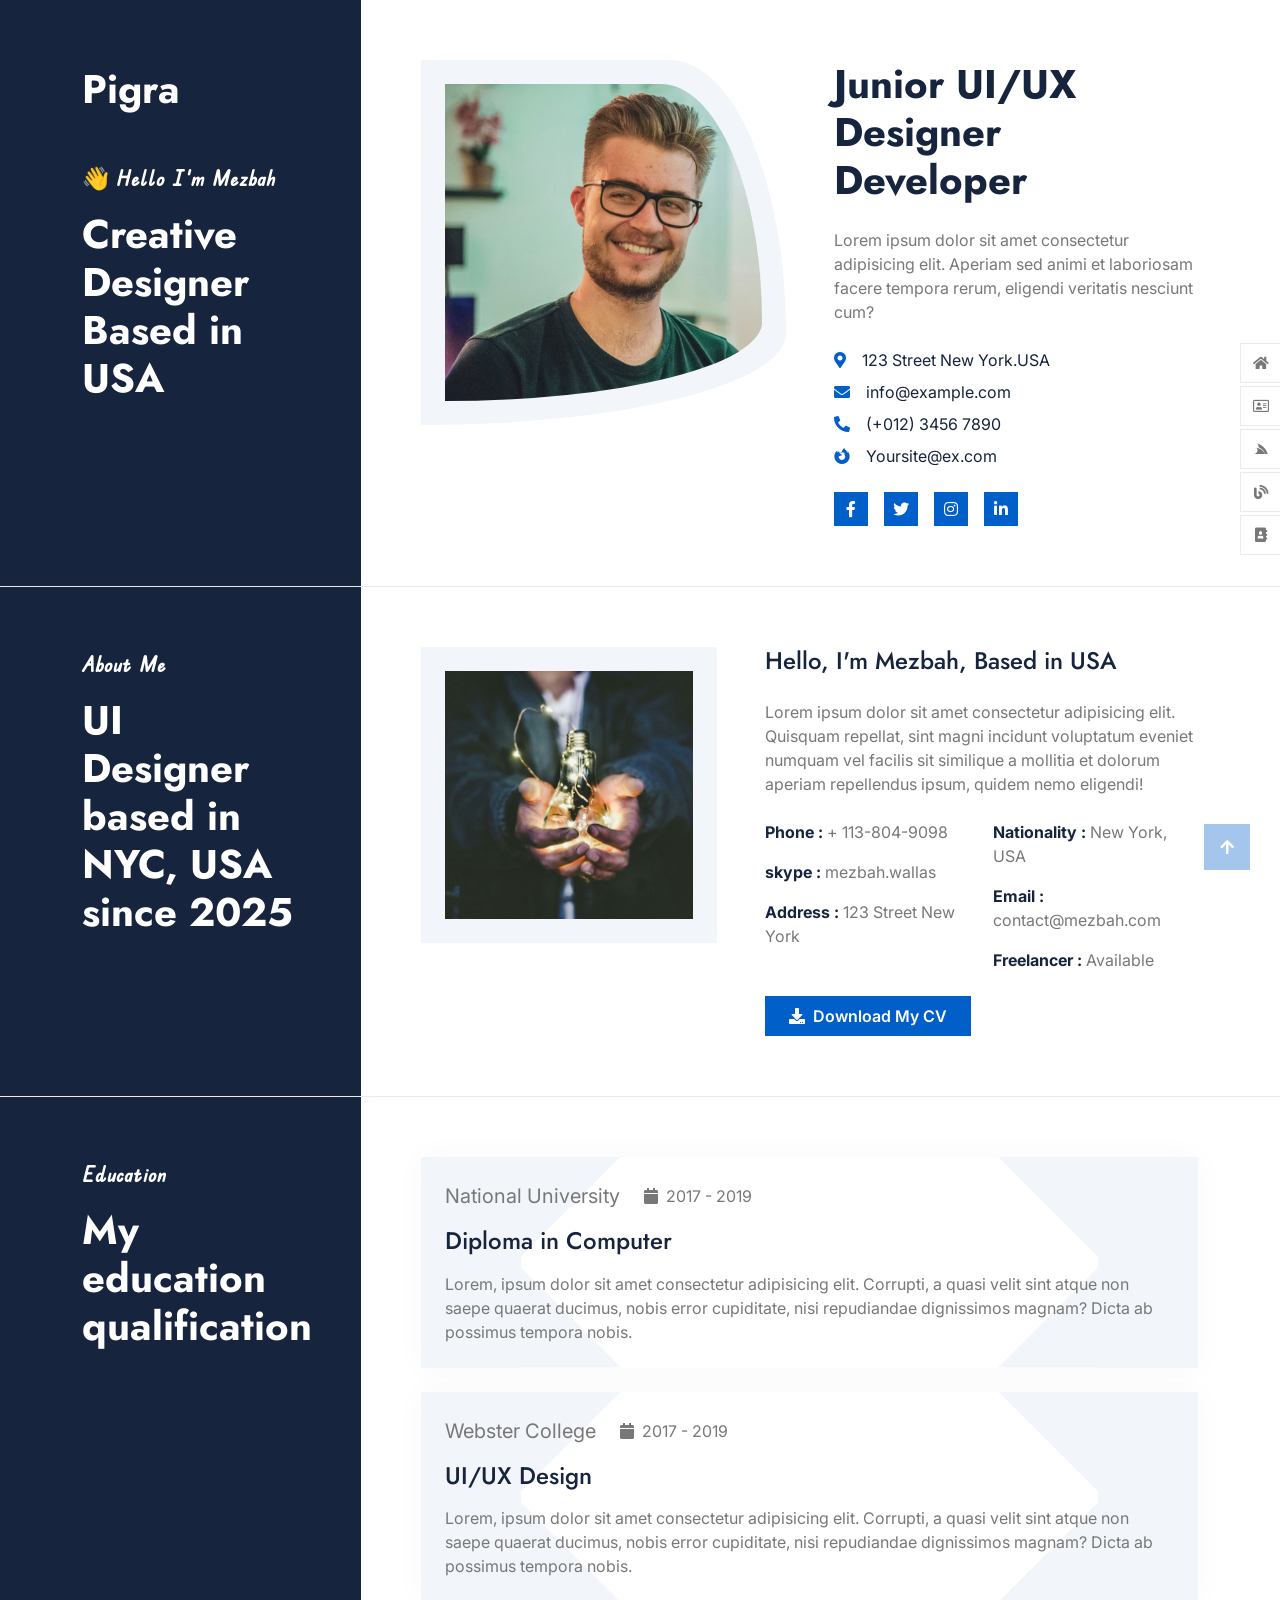
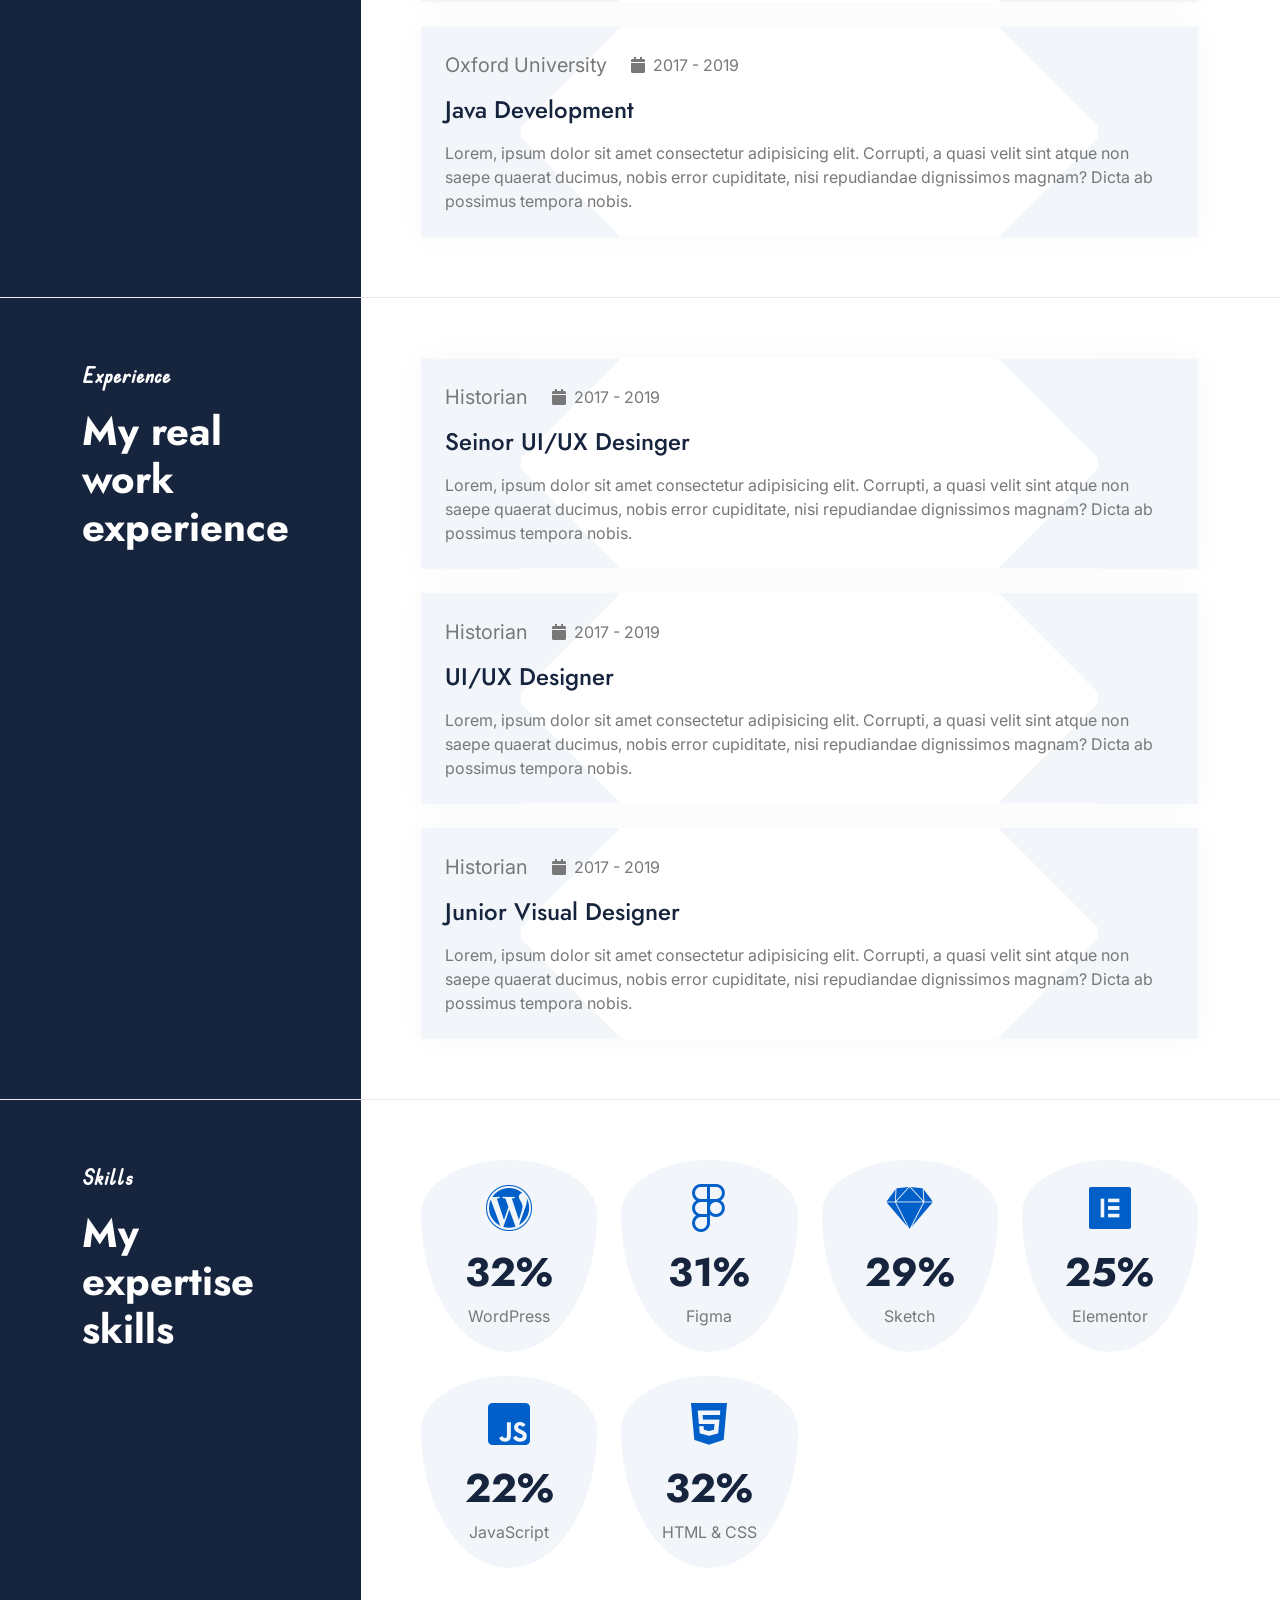
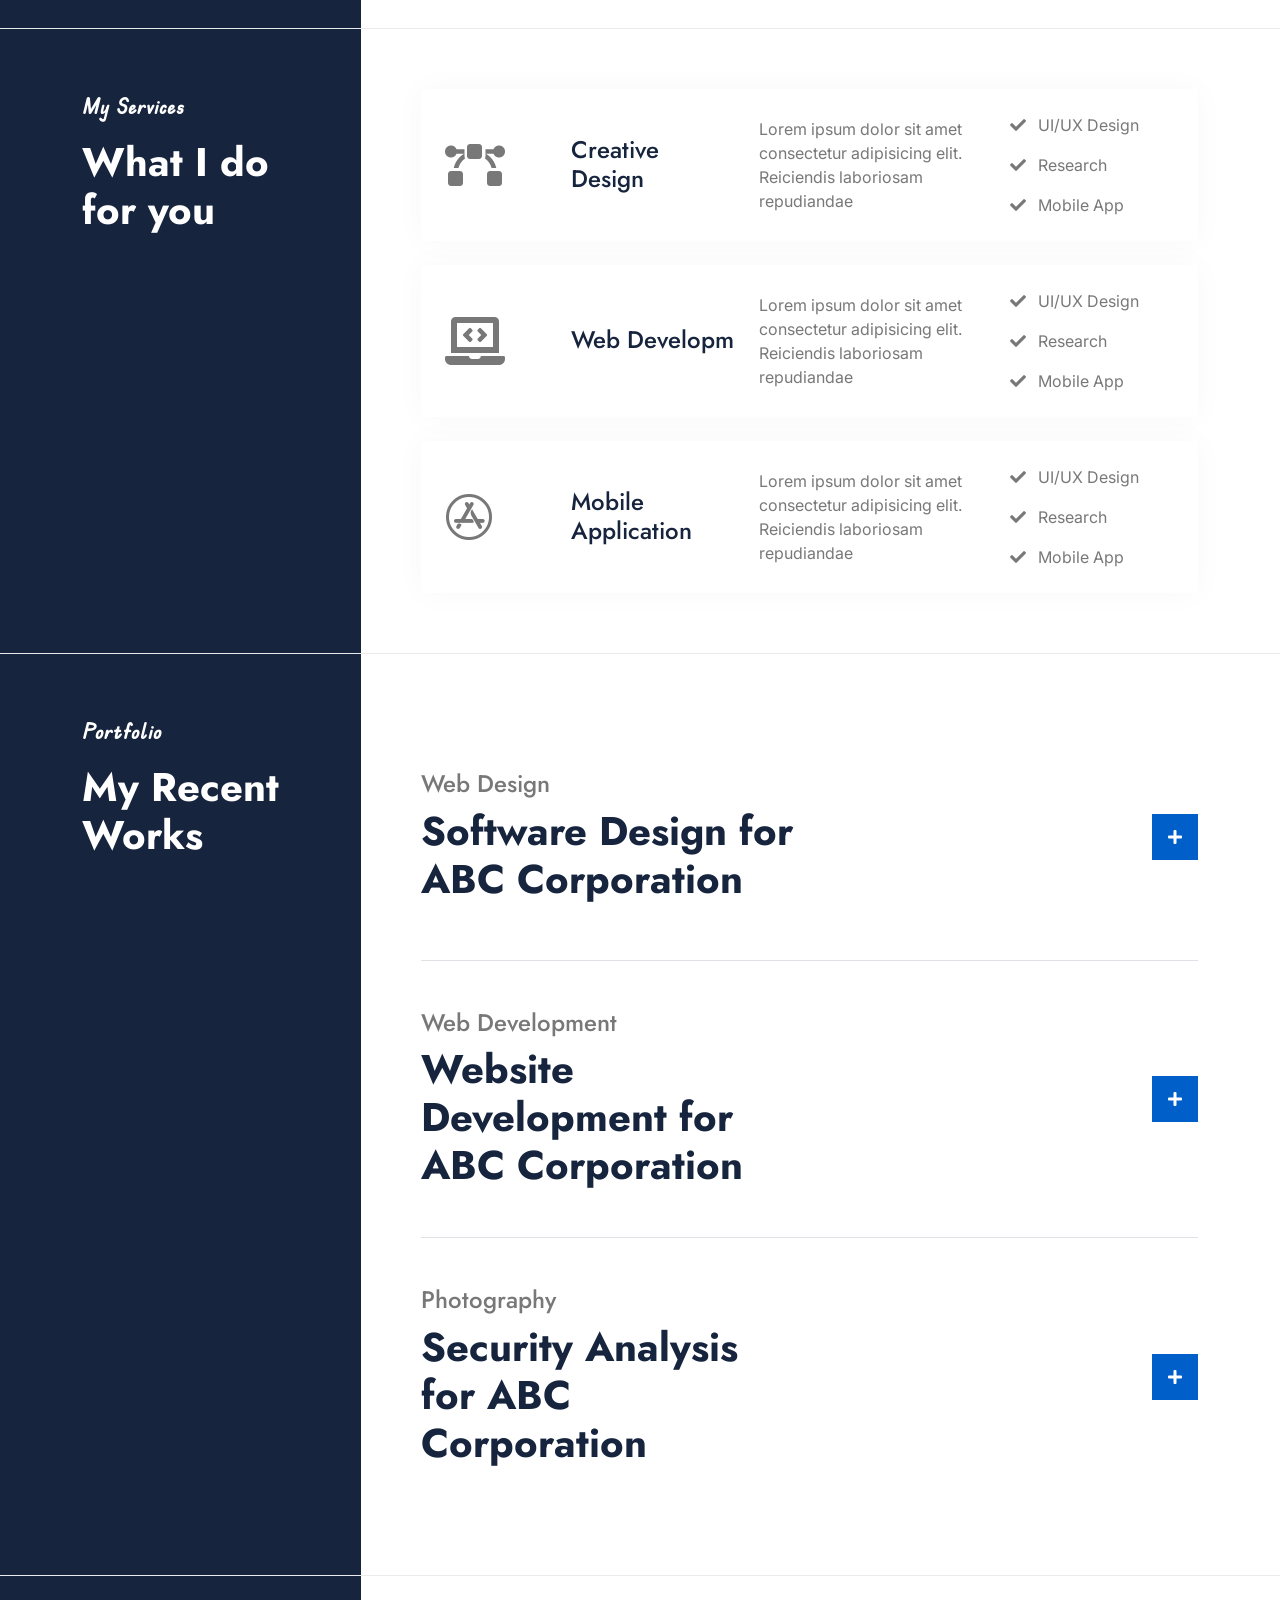
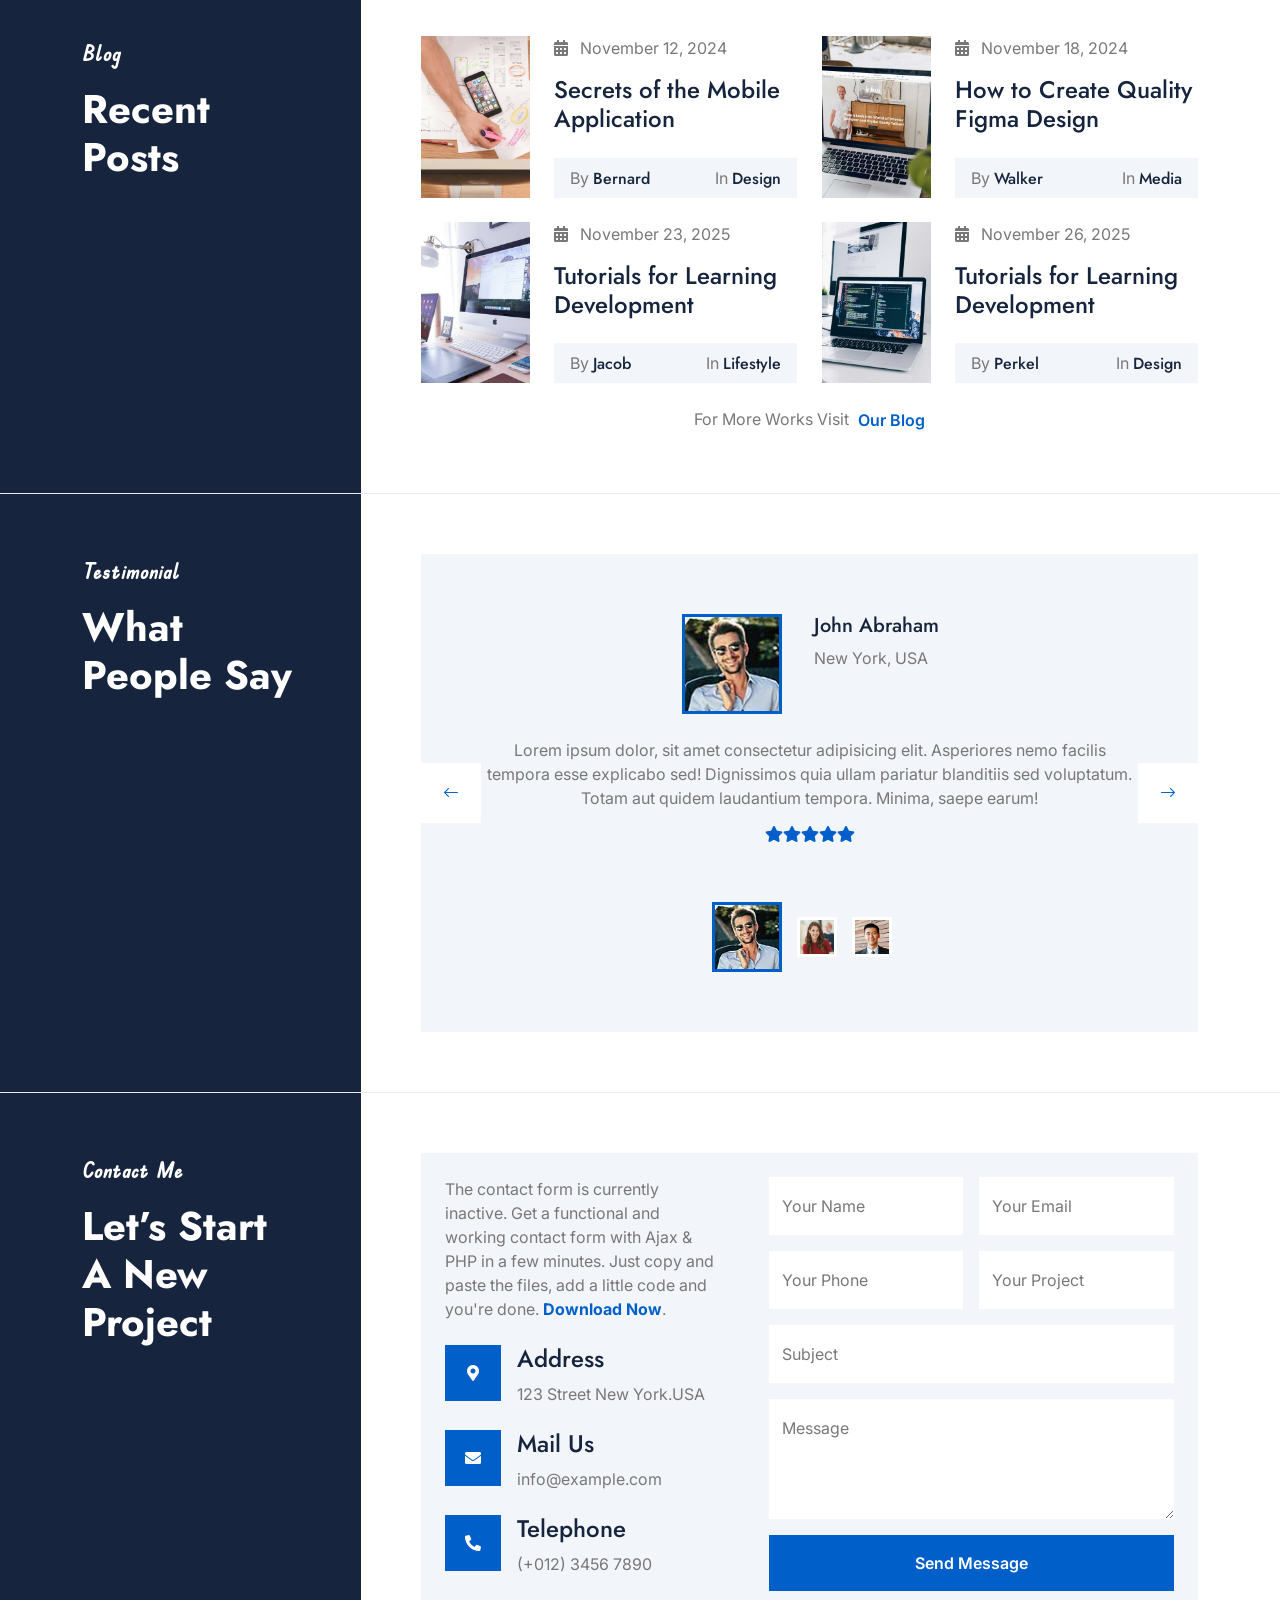
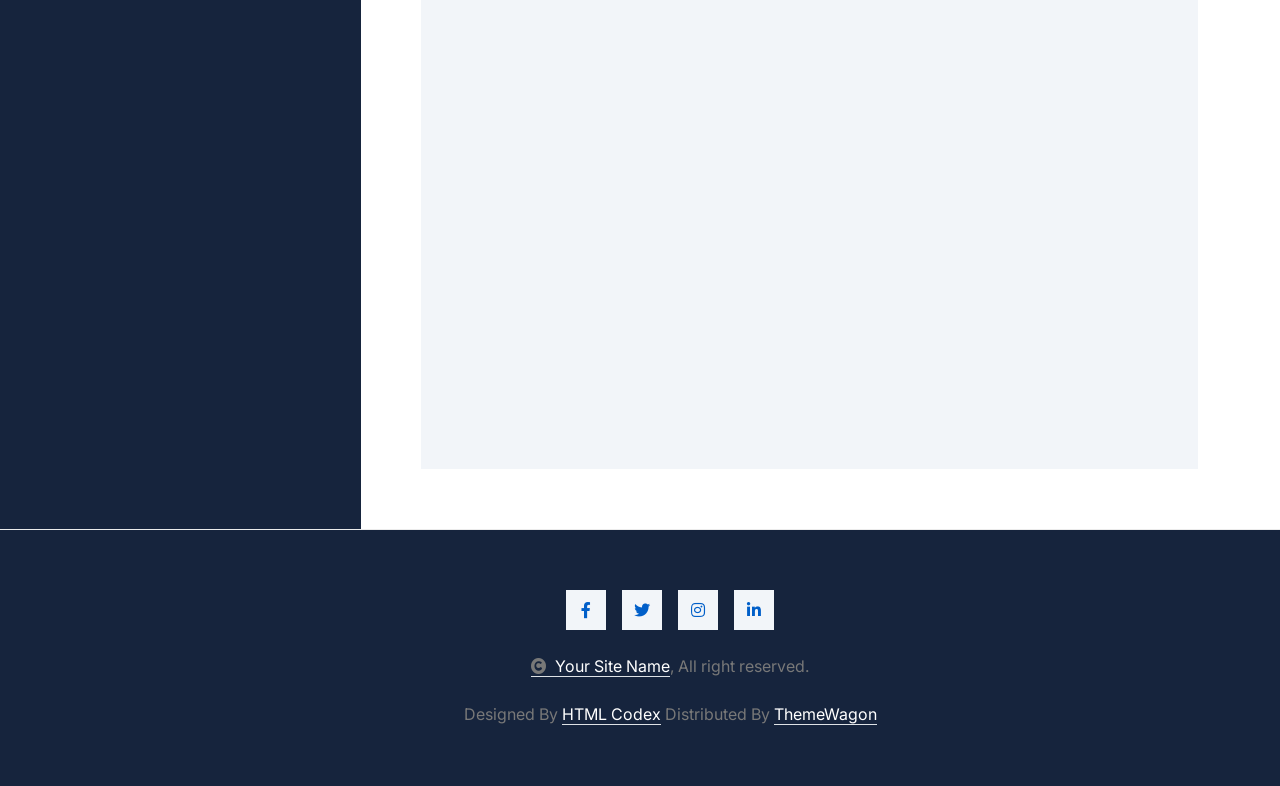
<file: Project1Portfolio/Content/Pigra-1.0.0/index.html>
<!DOCTYPE html>
<html lang="en">

    <head>
        <meta charset="utf-8">
        <title>Pigra - Personal Portfolio Website Template</title>
        <meta content="width=device-width, initial-scale=1.0" name="viewport">
        <meta content="" name="keywords">
        <meta content="" name="description">

        <!-- Google Web Fonts -->
        <link rel="preconnect" href="https://fonts.googleapis.com">
        <link rel="preconnect" href="https://fonts.gstatic.com" crossorigin>
        <link href="https://fonts.googleapis.com/css2?family=Inter:wght@100..900&family=Edu+TAS+Beginner:wght@400..700&family=Jost:ital,wght@0,100..900;1,100..900&display=swap" rel="stylesheet">

        <!-- Icon Font Stylesheet -->
        <link rel="stylesheet" href="https://use.fontawesome.com/releases/v5.15.4/css/all.css"/>
        <link href="https://cdn.jsdelivr.net/npm/bootstrap-icons@1.4.1/font/bootstrap-icons.css" rel="stylesheet">

        <!-- Libraries Stylesheet -->
        <link rel="stylesheet" href="lib/animate/animate.min.css"/>
        <link href="lib/lightbox/css/lightbox.min.css" rel="stylesheet">
        <link href="lib/owlcarousel/assets/owl.carousel.min.css" rel="stylesheet">


        <!-- Customized Bootstrap Stylesheet -->
        <link href="css/bootstrap.min.css" rel="stylesheet">

        <!-- Template Stylesheet -->
        <link href="css/style.css" rel="stylesheet">
    </head>

    <body>

        <!-- Spinner Start -->
        <div id="spinner" class="show bg-white position-fixed translate-middle w-100 vh-100 top-50 start-50 d-flex align-items-center justify-content-center">
            <div class="spinner-border text-primary" style="width: 3rem; height: 3rem;" role="status">
                <span class="sr-only">Loading...</span>
            </div>
        </div>
        <!-- Spinner End -->


        <!-- Navbar Start -->
        <div class="container-fluid nav-section border-0">
            <nav class="navbar navbar-light">
                <div class="navbar-nav flex-column">
                    <a href="#pigraHome" class="nav-item nav-link active"><span class="fa fa-home"></span> Home</a>
                    <a href="#pigraAbout" class="nav-item nav-link"><span class="far fa-address-card"></span> About</a>
                    <a href="#pigraService" class="nav-item nav-link"><span class="fab fa-servicestack"></span> Service</a>
                    <a href="#pigraBlog" class="nav-item nav-link"><span class="fa fa-blog"></span> Blog</a>
                    <a href="#pigraContact" class="nav-item nav-link"><span class="fas fa-address-book"></span> Contact</a>
                </div>
            </nav>
        </div>
        <!-- Navbar End -->

        <!-- Header Start -->
        <div class="container-fluid" id="pigraHome">
            <div class="container">
                <div class="row g-0">
                    <div class="col-12 col-lg-3">
                        <div class="header-content bg-dark h-100 pt-6 pe-6 pb-6">
                            <a href="index.html" class="navbar-brand d-inline-flex pb-5 wow fadeInUp" data-wow-delay="0.1s">
                                <h1 class="display-6 text-white mb-0">Pigra</h1>
                            </a>
                            <div class="text-start d-flex flex-column justify-content-center wow fadeInUp" data-wow-delay="0.3s">
                                <p class="text-white sub-title">👋 Hello I'm Mezbah</p>
                                <h1 class="display-6 text-white mb-0">Creative Designer Based in USA</h1>
                            </div>
                        </div>
                    </div>
                    <div class="col-12 col-lg-9">
                        <div class="header-img d-flex h-100 pt-6 ps-6 pb-6">
                            <div class="row g-5">
                                <div class="col-xl-6 wow fadeInUp" data-wow-delay="0.1s">
                                    <div class="bg-light p-4" style="border-radius: 68% 32% 100% 0% / 0% 75% 25% 100%;">
                                        <img src="img/header-img.jpg" class="img-fluid w-100" style="border-radius: 68% 32% 100% 0% / 0% 75% 25% 100%;" alt="Image">
                                    </div>
                                </div>
                                <div class="col-xl-6 wow fadeInUp" data-wow-delay="0.3s">
                                    <h1 class="display-6 mb-4">Junior UI/UX Designer Developer</h1>
                                    <p class="mb-4">Lorem ipsum dolor sit amet consectetur adipisicing elit. Aperiam sed animi et laboriosam facere tempora rerum, eligendi veritatis nesciunt cum?
                                    </p>
                                    <div class="d-flex align-items-center mb-2">
                                        <i class="fas fa-map-marker-alt text-primary me-3"></i>
                                        <p class="text-dark mb-0">123 Street New York.USA</p>
                                    </div>
                                    <div class="d-flex align-items-center mb-2">
                                        <i class="fas fa-envelope text-primary me-3"></i>
                                        <p class="text-dark mb-0">info@example.com</p>
                                    </div>
                                    <div class="d-flex align-items-center mb-2">
                                        <i class="fa fa-phone-alt text-primary me-3"></i>
                                        <p class="text-dark mb-0">(+012) 3456 7890</p>
                                    </div>
                                    <div class="d-flex align-items-center mb-4">
                                        <i class="fab fa-firefox-browser text-primary me-3"></i>
                                        <p class="text-dark mb-0">Yoursite@ex.com</p>
                                    </div>
                                    <div class="d-flex">
                                        <a class="btn btn-primary btn-sm-square me-3" href="#"><i class="fab fa-facebook-f text-white"></i></a>
                                        <a class="btn btn-primary btn-sm-square me-3" href="#"><i class="fab fa-twitter text-white"></i></a>
                                        <a class="btn btn-primary btn-sm-square me-3" href="#"><i class="fab fa-instagram text-white"></i></a>
                                        <a class="btn btn-primary btn-sm-square me-0" href="#"><i class="fab fa-linkedin-in text-white"></i></a>
                                    </div>
                                </div>
                            </div>
                        </div>
                    </div>
                </div>
            </div>
        </div>
        <!-- Header End -->


        <!-- About Start -->
        <div class="container-fluid" id="pigraAbout">
            <div class="container">
                <div class="row g-0">
                    <div class="col-12 col-lg-3">
                        <div class="about-header bg-dark h-100 pt-6 pe-6 pb-6">
                            <div class="text-start d-flex flex-column justify-content-center wow fadeInUp" data-wow-delay="0.1s">
                                <p class="text-white sub-title">About Me</p>
                                <h1 class="display-6 text-white mb-0">UI Designer based in NYC, USA since 2025</h1>
                            </div>
                        </div>
                    </div>
                    <div class="col-12 col-lg-9">
                        <div class="about-content h-100 pt-6 ps-6 pb-6">
                            <div class="row g-5">
                                <div class="col-xl-5">
                                    <div class="about-img bg-light p-4 wow fadeInUp" data-wow-delay="0.1s">
                                        <img src="img/about.jpg" class="img-fluid w-100" alt="Image">
                                        <div class="sosial-icon">
                                            <a class="btn btn-primary btn-sm-square mb-3" href="#"><i class="fab fa-facebook-f text-white"></i></a>
                                            <a class="btn btn-primary btn-sm-square mb-3" href="#"><i class="fab fa-twitter text-white"></i></a>
                                            <a class="btn btn-primary btn-sm-square mb-3" href="#"><i class="fab fa-instagram text-white"></i></a>
                                            <a class="btn btn-primary btn-sm-square mb-0" href="#"><i class="fab fa-linkedin-in text-white"></i></a>
                                        </div>
                                    </div>
                                </div>
                                <div class="col-xl-7 wow fadeInUp" data-wow-delay="0.3s">
                                    <h4 class="mb-4">Hello, I'm Mezbah, Based in USA</h4>
                                    <p class="mb-4">Lorem ipsum dolor sit amet consectetur adipisicing elit. Quisquam repellat, sint magni incidunt voluptatum eveniet numquam vel facilis sit similique a mollitia et dolorum aperiam repellendus ipsum, quidem nemo eligendi!
                                    </p>
                                    <div class="row g-4 mb-4">
                                        <div class="col-6">
                                            <p><strong class="fw-bold text-dark">Phone :</strong> + 113-804-9098</p>
                                            <p><strong class="fw-bold text-dark">skype :</strong> mezbah.wallas</p>
                                            <p class="mb-0"><strong class="fw-bold text-dark">Address :</strong> 123 Street New York</p>
                                        </div>
                                        <div class="col-6">
                                            <p><strong class="fw-bold text-dark">Nationality :</strong> New York, USA</p>
                                            <p><strong class="fw-bold text-dark">Email :</strong> contact@mezbah.com</p>
                                            <p class="mb-0"><strong class="fw-bold text-dark">Freelancer :</strong> Available</p>
                                        </div>
                                    </div>
                                    <a href="#" class="btn btn-primary py-2 px-4"> <i class="fas fa-download me-2"></i>Download My CV</a>
                                </div>
                            </div>
                        </div>
                    </div>
                </div>
            </div>
        </div>
        <!-- About End -->


        <!-- Education Start -->
        <div class="container-fluid">
            <div class="container">
                <div class="row g-0">
                    <div class="col-lg-3">
                        <div class="education-header bg-dark h-100 pt-6 pe-6 pb-6">
                            <div class="text-start d-flex flex-column justify-content-center wow fadeInUp" data-wow-delay="0.1s">
                                <p class="text-white sub-title">Education</p>
                                <h1 class="display-6 text-white mb-0">My education qualification</h1>
                            </div>
                        </div>
                    </div>
                    <div class="col-lg-9">
                        <div class="education-content h-100 pt-6 ps-6 pb-6">
                            <div class="row g-4">
                                <div class="col-12">
                                    <div class="education-item rounded p-4 h-100 wow fadeInUp" data-wow-delay="0.1s">
                                        <div class="d-flex align-items-center mb-3">
                                            <p class="fs-5 mb-0 me-4">National University</p>
                                            <div>
                                                <span class="fa fa-calendar me-1"></span> 2017 - 2019
                                            </div>
                                        </div>
                                        <h4 class="mb-3">Diploma in Computer</h4>
                                        <p class="mb-0">Lorem, ipsum dolor sit amet consectetur adipisicing elit. Corrupti, a quasi velit sint atque non saepe quaerat ducimus, nobis error cupiditate, nisi repudiandae dignissimos magnam? Dicta ab possimus tempora nobis.
                                        </p>
                                    </div>
                                </div>
                                <div class="col-12">
                                    <div class="education-item rounded p-4 h-100 wow fadeInUp" data-wow-delay="0.3s">
                                        <div class="d-flex align-items-center mb-3">
                                            <p class="fs-5 mb-0 me-4">Webster College</p>
                                            <div>
                                                <span class="fa fa-calendar me-1"></span> 2017 - 2019
                                            </div>
                                        </div>
                                        <h4 class="mb-3">UI/UX Design</h4>
                                        <p class="mb-0">Lorem, ipsum dolor sit amet consectetur adipisicing elit. Corrupti, a quasi velit sint atque non saepe quaerat ducimus, nobis error cupiditate, nisi repudiandae dignissimos magnam? Dicta ab possimus tempora nobis.
                                        </p>
                                    </div>
                                </div>
                                <div class="col-12">
                                    <div class="education-item rounded p-4 h-100 wow fadeInUp" data-wow-delay="0.5s">
                                        <div class="d-flex align-items-center mb-3">
                                            <p class="fs-5 mb-0 me-4">Oxford University</p>
                                            <div>
                                                <span class="fa fa-calendar me-1"></span> 2017 - 2019
                                            </div>
                                        </div>
                                        <h4 class="mb-3">Java Development</h4>
                                        <p class="mb-0">Lorem, ipsum dolor sit amet consectetur adipisicing elit. Corrupti, a quasi velit sint atque non saepe quaerat ducimus, nobis error cupiditate, nisi repudiandae dignissimos magnam? Dicta ab possimus tempora nobis.
                                        </p>
                                    </div>
                                </div>
                            </div>
                        </div>
                    </div>
                </div>
            </div>
        </div>
        <!-- Education End -->

        <!-- Experience Start -->
        <div class="container-fluid">
            <div class="container">
                <div class="row g-0">
                    <div class="col-lg-3">
                        <div class="experience-header bg-dark h-100 pt-6 pe-6 pb-6">
                            <div class="text-start d-flex flex-column justify-content-center wow fadeInUp" data-wow-delay="0.1s">
                                <p class="text-white sub-title">Experience</p>
                                <h1 class="display-6 text-white mb-0">My real work experience</h1>
                            </div>
                        </div>
                    </div>
                    <div class="col-lg-9">
                        <div class="experience-content h-100 pt-6 ps-6 pb-6">
                            <div class="row g-4">
                                <div class="col-12">
                                    <div class="experience-item rounded p-4 h-100 wow fadeInUp" data-wow-delay="0.1s">
                                        <div class="d-flex align-items-center mb-3">
                                            <p class="fs-5 mb-0 me-4">Historian</p>
                                            <div>
                                                <span class="fa fa-calendar me-1"></span> 2017 - 2019
                                            </div>
                                        </div>
                                        <h4 class="mb-3">Seinor UI/UX Desinger</h4>
                                        <p class="mb-0">Lorem, ipsum dolor sit amet consectetur adipisicing elit. Corrupti, a quasi velit sint atque non saepe quaerat ducimus, nobis error cupiditate, nisi repudiandae dignissimos magnam? Dicta ab possimus tempora nobis.
                                        </p>
                                    </div>
                                </div>
                                <div class="col-12">
                                    <div class="experience-item rounded p-4 h-100 wow fadeInUp" data-wow-delay="0.3s">
                                        <div class="d-flex align-items-center mb-3">
                                            <p class="fs-5 mb-0 me-4">Historian</p>
                                            <div>
                                                <span class="fa fa-calendar me-1"></span> 2017 - 2019
                                            </div>
                                        </div>
                                        <h4 class="mb-3">UI/UX Designer</h4>
                                        <p class="mb-0">Lorem, ipsum dolor sit amet consectetur adipisicing elit. Corrupti, a quasi velit sint atque non saepe quaerat ducimus, nobis error cupiditate, nisi repudiandae dignissimos magnam? Dicta ab possimus tempora nobis.
                                        </p>
                                    </div>
                                </div>
                                <div class="col-12">
                                    <div class="experience-item rounded p-4 h-100 wow fadeInUp" data-wow-delay="0.5s">
                                        <div class="d-flex align-items-center mb-3">
                                            <p class="fs-5 mb-0 me-4">Historian</p>
                                            <div>
                                                <span class="fa fa-calendar me-1"></span> 2017 - 2019
                                            </div>
                                        </div>
                                        <h4 class="mb-3">Junior Visual Designer</h4>
                                        <p class="mb-0">Lorem, ipsum dolor sit amet consectetur adipisicing elit. Corrupti, a quasi velit sint atque non saepe quaerat ducimus, nobis error cupiditate, nisi repudiandae dignissimos magnam? Dicta ab possimus tempora nobis.
                                        </p>
                                    </div>
                                </div>
                            </div>
                        </div>
                    </div>
                </div>
            </div>
        </div>
        <!-- Exparience End -->


        <!-- Skills Start -->
        <div class="container-fluid">
            <div class="container">
                <div class="row g-0">
                    <div class="col-lg-3">
                        <div class="skills-header h-100 bg-dark pt-6 pe-6 pb-6">
                            <div class="text-start d-flex flex-column justify-content-center wow fadeInUp" data-wow-delay="0.1s">
                                <p class="text-white sub-title">Skills</p>
                                <h1 class="display-6 text-white mb-0">My expertise skills</h1>
                            </div>
                        </div>
                    </div>
                    <div class="col-lg-9">
                        <div class="skills-content h-100 pt-6 ps-6 pb-6">
                            <div class="row g-4">
                                <div class="col-6 col-md-4 col-lg-4 col-xl-3">
                                    <div class="skills-item text-center rounded p-4 h-100 wow fadeInUp" data-wow-delay="0.1s">
                                        <div class="text-primary text-center mb-3"><span class="fab fa-wordpress fa-3x"></span></div>
                                        <div class="counter-counting d-flex justify-content-center">
                                            <h4 class="display-6" data-toggle="counter-up">98</h4>
                                            <h4 class="display-6">%</h4>
                                        </div>
                                        <p class="mb-0">WordPress</p>
                                    </div>
                                </div>
                                <div class="col-6 col-md-4 col-lg-4 col-xl-3">
                                    <div class="skills-item text-center rounded p-4 h-100 wow fadeInUp" data-wow-delay="0.3s">
                                        <div class="text-primary text-center mb-3"><span class="fab fa-figma fa-3x"></span></div>
                                        <div class="counter-counting d-flex justify-content-center">
                                            <h4 class="display-6" data-toggle="counter-up">95</h4>
                                            <h4 class="display-6">%</h4>
                                        </div>
                                        <p class="mb-0">Figma</p>
                                    </div>
                                </div>
                                <div class="col-6 col-md-4 col-lg-4 col-xl-3">
                                    <div class="skills-item text-center rounded p-4 h-100 wow fadeInUp" data-wow-delay="0.5s">
                                        <div class="text-primary text-center mb-3"><span class="fab fa-sketch fa-3x"></span></div>
                                        <div class="counter-counting d-flex justify-content-center">
                                            <h4 class="display-6" data-toggle="counter-up">87</h4>
                                            <h4 class="display-6">%</h4>
                                        </div>
                                        <p class="mb-0">Sketch</p>
                                    </div>
                                </div>
                                <div class="col-6 col-md-4 col-lg-4 col-xl-3">
                                    <div class="skills-item text-center rounded p-4 h-100 wow fadeInUp" data-wow-delay="0.7s">
                                        <div class="text-primary text-center mb-3"><span class="fab fa-elementor fa-3x"></span></div>
                                        <div class="counter-counting d-flex justify-content-center">
                                            <h4 class="display-6" data-toggle="counter-up">75</h4>
                                            <h4 class="display-6">%</h4>
                                        </div>
                                        <p class="mb-0">Elementor</p>
                                    </div>
                                </div>
                                <div class="col-6 col-md-4 col-lg-4 col-xl-3">
                                    <div class="skills-item text-center rounded p-4 h-100 wow fadeInUp" data-wow-delay="0.1s">
                                        <div class="text-primary text-center mb-3"><span class="fab fa-js-square fa-3x"></span></div>
                                        <div class="counter-counting d-flex justify-content-center">
                                            <h4 class="display-6" data-toggle="counter-up">67</h4>
                                            <h4 class="display-6">%</h4>
                                        </div>
                                        <p class="mb-0">JavaScript</p>
                                    </div>
                                </div>
                                <div class="col-6 col-md-4 col-lg-4 col-xl-3">
                                    <div class="skills-item text-center rounded p-4 h-100 wow fadeInUp" data-wow-delay="0.3s">
                                        <div class="text-primary text-center mb-3"><span class="fab fa-html5 fa-3x"></span></div>
                                        <div class="counter-counting d-flex justify-content-center">
                                            <h4 class="display-6" data-toggle="counter-up">98</h4>
                                            <h4 class="display-6">%</h4>
                                        </div>
                                        <p class="mb-0">HTML & CSS</p>
                                    </div>
                                </div>
                            </div>
                        </div>
                    </div>
                </div>
            </div>
        </div>
        <!-- Skills End -->


        <!-- Service Start -->
        <div class="container-fluid" id="pigraService">
            <div class="container">
                <div class="row g-0">
                    <div class="col-lg-3">
                        <div class="service-header h-100 bg-dark pt-6 pe-6 pb-6">
                            <div class="text-start d-flex flex-column justify-content-center wow fadeInUp" data-wow-delay="0.1s">
                                <p class="text-white sub-title">My Services</p>
                                <h1 class="display-6 text-white mb-0">What I do for you</h1>
                            </div>
                        </div>
                    </div>
                    <div class="col-lg-9">
                        <div class="service-content h-100 pt-6 ps-6 pb-6">
                            <div class="row g-4">
                                <div class="col-12">
                                    <div class="service-item p-4 wow fadeInUp" data-wow-delay="0.1s">
                                        <div class="row g-4 align-items-center">
                                            <div class="col-xl-2">
                                                <i class="fas fa-bezier-curve fa-3x"></i>
                                            </div>
                                            <div class="col-xl-3">
                                                <a href="#" class="h4 mb-0">Creative Design</a>
                                            </div>
                                            <div class="col-xl-4">
                                                <p class="mb-0">Lorem ipsum dolor sit amet consectetur adipisicing elit. Reiciendis laboriosam repudiandae
                                                </p>
                                            </div>
                                            <div class="col-xl-3">
                                                <p><i class="fa fa-check me-2"></i> UI/UX Design</p>
                                                <p><i class="fa fa-check me-2"></i> Research</p>
                                                <p class="mb-0"><i class="fa fa-check me-2"></i> Mobile App</p>
                                            </div>
                                        </div>
                                    </div>
                                </div>
                                <div class="col-12">
                                    <div class="service-item p-4 wow fadeInUp" data-wow-delay="0.3s">
                                        <div class="row g-4 align-items-center">
                                            <div class="col-xl-2">
                                                <i class="fas fa-laptop-code fa-3x"></i>
                                            </div>
                                            <div class="col-xl-3">
                                                <a href="#" class="h4 mb-0">Web Developm</a>
                                            </div>
                                            <div class="col-xl-4">
                                                <p class="mb-0">Lorem ipsum dolor sit amet consectetur adipisicing elit. Reiciendis laboriosam repudiandae
                                                </p>
                                            </div>
                                            <div class="col-xl-3">
                                                <p><i class="fa fa-check me-2"></i> UI/UX Design</p>
                                                <p><i class="fa fa-check me-2"></i> Research</p>
                                                <p class="mb-0"><i class="fa fa-check me-2"></i> Mobile App</p>
                                            </div>
                                        </div>
                                    </div>
                                </div>
                                <div class="col-12">
                                    <div class="service-item p-4 wow fadeInUp" data-wow-delay="0.5s">
                                        <div class="row g-4 align-items-center">
                                            <div class="col-xl-2">
                                                <i class="fab fa-app-store fa-3x"></i>
                                            </div>
                                            <div class="col-xl-3">
                                                <a href="#" class="h4 mb-0">Mobile Application</a>
                                            </div>
                                            <div class="col-xl-4">
                                                <p class="mb-0">Lorem ipsum dolor sit amet consectetur adipisicing elit. Reiciendis laboriosam repudiandae
                                                </p>
                                            </div>
                                            <div class="col-xl-3">
                                                <p><i class="fa fa-check me-2"></i> UI/UX Design</p>
                                                <p><i class="fa fa-check me-2"></i> Research</p>
                                                <p class="mb-0"><i class="fa fa-check me-2"></i> Mobile App</p>
                                            </div>
                                        </div>
                                    </div>
                                </div>
                            </div>
                        </div>
                    </div>
                </div>
            </div>
        </div>
        <!-- Service End -->


        <!-- Portfolio Start -->
        <div class="container-fluid">
            <div class="container">
                <div class="row g-0">
                    <div class="col-lg-3">
                        <div class="portfolio-header h-100 bg-dark pt-6 pe-6 pb-6">
                            <div class="text-start d-flex flex-column justify-content-center wow fadeInUp" data-wow-delay="0.1s">
                                <p class="text-white sub-title">Portfolio</p>
                                <h1 class="display-6 text-white mb-0">My Recent Works</h1>
                            </div>
                        </div>
                    </div>
                    <div class="col-lg-9">
                        <div class="portfolio-content h-100 pt-6 ps-6 pb-6">
                            <div class="portfolio-item py-5 border-bottom wow fadeInUp" data-wow-delay="0.1s">
                                <div class="row g-4 align-items-center">
                                    <div class="col-xl-6">
                                        <h4 class="text-body">Web Design</h4>
                                        <h1 class="display-6 mb-0">Software Design for ABC Corporation</h1>
                                    </div>
                                    <div class="col-9 col-xl-4">
                                        <div class="portfolio-img">
                                            <div class="portfolio-img-inner">
                                                <img src="img/Portfolio-1.jpg" class="img-fluid" alt="Image">
                                            </div>
                                        </div>
                                    </div>
                                    <div class="col-3 col-xl-2">
                                        <div class="view-img">
                                            <a href="img/Portfolio-1.jpg" class="btn btn-primary btn-lg-square"  data-lightbox="Portfolio-1"><i class="fas fa-plus"></i></a>
                                        </div>
                                    </div>
                                </div>
                            </div>
                            <div class="portfolio-item py-5 border-bottom wow fadeInUp" data-wow-delay="0.3s">
                                <div class="row g-4 align-items-center">
                                    <div class="col-xl-6">
                                        <h4 class="text-body">Web Development</h4>
                                        <h1 class="display-6 mb-0">Website Development for ABC Corporation</h1>
                                    </div>
                                    <div class="col-9 col-xl-4">
                                        <div class="portfolio-img">
                                            <div class="portfolio-img-inner">
                                                <img src="img/portfolio-2.jpg" class="img-fluid" alt="Image">
                                            </div>
                                        </div>
                                    </div>
                                    <div class="col-3 col-xl-2">
                                        <div class="view-img">
                                            <a href="img/portfolio-2.jpg" class="btn btn-primary btn-lg-square"  data-lightbox="portfolio-2"><i class="fas fa-plus"></i></a>
                                        </div>
                                    </div>
                                </div>
                            </div>
                            <div class="portfolio-item py-5 wow fadeInUp" data-wow-delay="0.5s">
                                <div class="row g-4 align-items-center">
                                    <div class="col-xl-6">
                                        <h4 class="text-body">Photography</h4>
                                        <h1 class="display-6 mb-0">Security Analysis for ABC Corporation</h1>
                                    </div>
                                    <div class="col-9 col-xl-4">
                                        <div class="portfolio-img">
                                            <div class="portfolio-img-inner">
                                                <img src="img/portfolio-3.jpg" class="img-fluid" alt="Image">
                                            </div>
                                        </div>
                                    </div>
                                    <div class="col-3 col-xl-2">
                                        <div class="view-img">
                                            <a href="img/portfolio-3.jpg" class="btn btn-primary btn-lg-square"  data-lightbox="portfolio-3"><i class="fas fa-plus"></i></a>
                                        </div>
                                    </div>
                                </div>
                            </div>
                        </div>
                    </div>
                </div>
            </div>
        </div>
        <!-- Portfolio End -->


        <!-- Blog Start -->
        <div class="container-fluid" id="pigraBlog">
            <div class="container">
                <div class="row g-0">
                    <div class="col-lg-3">
                        <div class="blog-header h-100 bg-dark pt-6 pe-6 pb-6">
                            <div class="text-start d-flex flex-column justify-content-center wow fadeInUp" data-wow-delay="0.1s">
                                <p class="text-white sub-title">Blog</p>
                                <h1 class="display-6 text-white mb-0">Recent Posts</h1>
                            </div>
                        </div>
                    </div>
                    <div class="col-lg-9">
                        <div class="blog-content h-100 pt-6 ps-6 pb-6">
                            <div class="row g-4">
                                <div class="col-xl-6">
                                    <div class="blog-item wow fadeInUp" data-wow-delay="0.1s">
                                        <div class="row g-4">
                                            <div class="col-4">
                                                <div class="blog-item-img bg-dark h-100">
                                                    <a href="#">
                                                        <img src="img/blog-1.jpg" class="img-fluid w-100 h-100" style="object-fit: cover;" alt="Image">
                                                    </a>
                                                </div>
                                            </div>
                                            <div class="col-8">
                                                <div class="h-100">
                                                    <p class="text-body mb-3"><i class="fa fa-calendar-alt me-2"></i> November 12, 2024</p>
                                                    <a href="#" class="d-inline-block h4 mb-4">Secrets of the Mobile Application</a>
                                                    <div class="py-2 px-3 bg-light d-flex justify-content-between">
                                                        <p class="mb-0 text-body">By <a href="#" class="h6">Bernard</a></p>
                                                        <p class="mb-0 text-body">In <a href="#" class="h6">Design</a></p>
                                                    </div>
                                                </div>
                                            </div>
                                        </div>
                                    </div>
                                </div>
                                <div class="col-xl-6">
                                    <div class="blog-item wow fadeInUp" data-wow-delay="0.3s">
                                        <div class="row g-4">
                                            <div class="col-4">
                                                <div class="blog-item-img bg-dark h-100">
                                                    <a href="#">
                                                        <img src="img/blog-2.jpg" class="img-fluid w-100 h-100" style="object-fit: cover;" alt="Image">
                                                    </a>
                                                </div>
                                            </div>
                                            <div class="col-8">
                                                <div class="h-100">
                                                    <p class="text-body mb-3"><i class="fa fa-calendar-alt me-2"></i> November 18, 2024</p>
                                                    <a href="#" class="d-inline-block h4 mb-4">How to Create Quality Figma Design</a>
                                                    <div class="py-2 px-3 bg-light d-flex justify-content-between">
                                                        <p class="mb-0 text-body">By <a href="#" class="h6">Walker</a></p>
                                                        <p class="mb-0 text-body">In <a href="#" class="h6">Media</a></p>
                                                    </div>
                                                </div>
                                            </div>
                                        </div>
                                    </div>
                                </div>
                                <div class="col-xl-6">
                                    <div class="blog-item wow fadeInUp" data-wow-delay="0.5s">
                                        <div class="row g-4">
                                            <div class="col-4">
                                                <div class="blog-item-img bg-dark h-100">
                                                    <a href="#">
                                                        <img src="img/blog-3.jpg" class="img-fluid w-100 h-100" style="object-fit: cover;" alt="Image">
                                                    </a>
                                                </div>
                                            </div>
                                            <div class="col-8">
                                                <div class="h-100">
                                                    <p class="text-body mb-3"><i class="fa fa-calendar-alt me-2"></i> November 23, 2025</p>
                                                    <a href="#" class="d-inline-block h4 mb-4">Tutorials for Learning Development</a>
                                                    <div class="py-2 px-3 bg-light d-flex justify-content-between">
                                                        <p class="mb-0 text-body">By <a href="#" class="h6">Jacob</a></p>
                                                        <p class="mb-0 text-body">In <a href="#" class="h6">Lifestyle</a></p>
                                                    </div>
                                                </div>
                                            </div>
                                        </div>
                                    </div>
                                </div>
                                <div class="col-xl-6">
                                    <div class="blog-item wow fadeInUp" data-wow-delay="0.7s">
                                        <div class="row g-4">
                                            <div class="col-4">
                                                <div class="blog-item-img bg-dark h-100">
                                                    <a href="#">
                                                        <img src="img/blog-4.jpg" class="img-fluid w-100 h-100" style="object-fit: cover;" alt="Image">
                                                    </a>
                                                </div>
                                            </div>
                                            <div class="col-8">
                                                <div class="h-100">
                                                    <p class="text-body mb-3"><i class="fa fa-calendar-alt me-2"></i> November 26, 2025</p>
                                                    <a href="#" class="d-inline-block h4 mb-4">Tutorials for Learning Development</a>
                                                    <div class="py-2 px-3 bg-light d-flex justify-content-between">
                                                        <p class="mb-0 text-body">By <a href="#" class="h6">Perkel</a></p>
                                                        <p class="mb-0 text-body">In <a href="#" class="h6">Design</a></p>
                                                    </div>
                                                </div>
                                            </div>
                                        </div>
                                    </div>
                                </div>
                                <div class="col-12 wow fadeInUp" data-wow-delay="0.9s">
                                    <div class="blog-btn d-flex justify-content-center">
                                        <p class="mb-0 me-2">For More Works Visit</p>
                                        <a href="#" class="btn d-inline-block p-0">Our Blog</a>
                                    </div>
                                </div>
                            </div>
                        </div>
                    </div>
                </div>
            </div>
        </div>
        <!-- Blog End -->


        <!-- Testimonial Start -->
        <div class="container-fluid">
            <div class="container">
                <div class="row g-0">
                    <div class="col-lg-3">
                        <div class="testimonial-header h-100 bg-dark pt-6 pe-6 pb-6">
                            <div class="text-start d-flex flex-column justify-content-center wow fadeInUp" data-wow-delay="0.1s">
                                <p class="text-white sub-title">Testimonial</p>
                                <h1 class="display-6 text-white mb-0">What People Say</h1>
                            </div>
                        </div>
                    </div>
                    <div class="col-lg-9">
                        <div class="testimonial-content h-100 pt-6 ps-6 pb-6">
                            <div class="testimonial-carousel owl-carousel bg-light wow fadeInUp" data-wow-delay="0.1s">
                                <div class="testimonial-item" data-dot="<img class='img-fluid' src='img/testimonial-img-1.jpg' alt=''>">
                                    <div class="row gy-4 gx-2 mb-4">
                                        <div class="col-sm-6">
                                            <div class="d-flex justify-content-sm-end">
                                                <div class="testimonial-inner-img border border-primary border-3 me-4" style="width: 100px; height: 100px;">
                                                    <img src="img/testimonial-img-1.jpg" class="img-fluid" style="object-fit: cover;" alt="">
                                                </div>
                                            </div>
                                        </div>
                                        <div class="col-sm-6">
                                            <div>
                                                <h5 class="mb-2">John Abraham</h5>
                                                <p class="mb-0">New York, USA</p>
                                            </div>
                                        </div>
                                    </div>
                                    <div class="text-sm-center">
                                        <p>Lorem ipsum dolor, sit amet consectetur adipisicing elit. Asperiores nemo facilis tempora esse explicabo sed! Dignissimos quia ullam pariatur blanditiis sed voluptatum. Totam aut quidem laudantium tempora. Minima, saepe earum!
                                        </p>
                                        <div class="d-flex justify-content-sm-center">
                                            <i class="fas fa-star text-primary"></i>
                                            <i class="fas fa-star text-primary"></i>
                                            <i class="fas fa-star text-primary"></i>
                                            <i class="fas fa-star text-primary"></i>
                                            <i class="fas fa-star text-primary"></i>
                                        </div>
                                    </div>
                                </div>
                                <div class="testimonial-item" data-dot="<img class='img-fluid' src='img/testimonial-img-2.jpg' alt=''>">
                                    <div class="row gy-4 gx-2 mb-4">
                                        <div class="col-sm-6">
                                            <div class="d-flex justify-content-sm-end">
                                                <div class="testimonial-inner-img border border-primary border-3 me-4" style="width: 100px; height: 100px;">
                                                    <img src="img/testimonial-img-2.jpg" class="img-fluid" style="object-fit: cover;" alt="">
                                                </div>
                                            </div>
                                        </div>
                                        <div class="col-sm-6">
                                            <div>
                                                <h5 class="mb-2">John Abraham</h5>
                                                <p class="mb-0">New York, USA</p>
                                            </div>
                                        </div>
                                    </div>
                                    <div class="text-sm-center">
                                        <p>Lorem ipsum dolor, sit amet consectetur adipisicing elit. Asperiores nemo facilis tempora esse explicabo sed! Dignissimos quia ullam pariatur blanditiis sed voluptatum. Totam aut quidem laudantium tempora. Minima, saepe earum!
                                        </p>
                                        <div class="d-flex justify-content-sm-center">
                                            <i class="fas fa-star text-primary"></i>
                                            <i class="fas fa-star text-primary"></i>
                                            <i class="fas fa-star text-primary"></i>
                                            <i class="fas fa-star text-primary"></i>
                                            <i class="fas fa-star text-primary"></i>
                                        </div>
                                    </div>
                                </div>
                                <div class="testimonial-item" data-dot="<img class='img-fluid' src='img/testimonial-img-3.jpg' alt=''>">
                                    <div class="row gy-4 gx-2 mb-4">
                                        <div class="col-sm-6">
                                            <div class="d-flex justify-content-sm-end">
                                                <div class="testimonial-inner-img border border-primary border-3 me-4" style="width: 100px; height: 100px;">
                                                    <img src="img/testimonial-img-3.jpg" class="img-fluid" style="object-fit: cover;" alt="">
                                                </div>
                                            </div>
                                        </div>
                                        <div class="col-sm-6">
                                            <div>
                                                <h5 class="mb-2">John Abraham</h5>
                                                <p class="mb-0">New York, USA</p>
                                            </div>
                                        </div>
                                    </div>
                                    <div class="text-sm-center">
                                        <p>Lorem ipsum dolor, sit amet consectetur adipisicing elit. Asperiores nemo facilis tempora esse explicabo sed! Dignissimos quia ullam pariatur blanditiis sed voluptatum. Totam aut quidem laudantium tempora. Minima, saepe earum!
                                        </p>
                                        <div class="d-flex justify-content-sm-center">
                                            <i class="fas fa-star text-primary"></i>
                                            <i class="fas fa-star text-primary"></i>
                                            <i class="fas fa-star text-primary"></i>
                                            <i class="fas fa-star text-primary"></i>
                                            <i class="fas fa-star text-primary"></i>
                                        </div>
                                    </div>
                                </div>
                            </div>
                        </div>
                    </div>
                </div>
            </div>
        </div>
        <!-- Testimonial End -->


        <!-- Contact Start -->
        <div class="container-fluid" id="pigraContact">
            <div class="container">
                <div class="row g-0">
                    <div class="col-lg-3">
                        <div class="contact-header h-100 bg-dark pt-6 pe-6 pb-6">
                            <div class="text-start d-flex flex-column justify-content-center wow fadeInUp" data-wow-delay="0.1s">
                                <p class="text-white sub-title">Contact Me</p>
                                <h1 class="display-6 text-white mb-0">Let’s Start A New Project</h1>
                            </div>
                        </div>
                    </div>
                    <div class="col-lg-9">
                       <div class="contact-content h-100 pt-6 ps-6 pb-6">
                            <div class="bg-light p-4">
                                <div class="row g-5">
                                    <div class="col-xl-5 wow fadeInUp" data-wow-delay="0.1s">
                                        <p class="mb-4">The contact form is currently inactive. Get a functional and working contact form with Ajax & PHP in a few minutes. Just copy and paste the files, add a little code and you're done. <a class="text-primary fw-bold" href="https://htmlcodex.com/contact-form">Download Now</a>.</p>
                                        <div class="d-flex mb-4">
                                            <div class="btn-xl-square bg-primary text-white me-3">
                                                <i class="fas fa-map-marker-alt"></i>
                                            </div>
                                            <div>
                                                <h4>Address</h4>
                                                <p class="mb-0">123 Street New York.USA</p>
                                            </div>
                                        </div>
                                        <div class="d-flex mb-4">
                                            <div class="btn-xl-square bg-primary text-white me-3">
                                                <i class="fas fa-envelope"></i>
                                            </div>
                                            <div>
                                                <h4>Mail Us</h4>
                                                <p class="mb-0">info@example.com</p>
                                            </div>
                                        </div>
                                        <div class="d-flex">
                                            <div class="btn-xl-square bg-primary text-white me-3">
                                                <i class="fa fa-phone-alt"></i>
                                            </div>
                                            <div>
                                                <h4>Telephone</h4>
                                                <p class="mb-0">(+012) 3456 7890</p>
                                            </div>
                                        </div>
                                    </div>
                                    <div class="col-xl-7 wow fadeInUp" data-wow-delay="0.3s">
                                        <div>
                                            <form>
                                                <div class="row g-3">
                                                    <div class="col-lg-12 col-xl-6">
                                                        <div class="form-floating">
                                                            <input type="text" class="form-control border-0" id="name" placeholder="Your Name">
                                                            <label for="name">Your Name</label>
                                                        </div>
                                                    </div>
                                                    <div class="col-lg-12 col-xl-6">
                                                        <div class="form-floating">
                                                            <input type="email" class="form-control border-0" id="email" placeholder="Your Email">
                                                            <label for="email">Your Email</label>
                                                        </div>
                                                    </div>
                                                    <div class="col-lg-12 col-xl-6">
                                                        <div class="form-floating">
                                                            <input type="phone" class="form-control border-0" id="phone" placeholder="Phone">
                                                            <label for="phone">Your Phone</label>
                                                        </div>
                                                    </div>
                                                    <div class="col-lg-12 col-xl-6">
                                                        <div class="form-floating">
                                                            <input type="text" class="form-control border-0" id="project" placeholder="Project">
                                                            <label for="project">Your Project</label>
                                                        </div>
                                                    </div>
                                                    <div class="col-12">
                                                        <div class="form-floating">
                                                            <input type="text" class="form-control border-0" id="subject" placeholder="Subject">
                                                            <label for="subject">Subject</label>
                                                        </div>
                                                    </div>
                                                    <div class="col-12">
                                                        <div class="form-floating">
                                                            <textarea class="form-control border-0" placeholder="Leave a message here" id="message" style="height: 120px"></textarea>
                                                            <label for="message">Message</label>
                                                        </div>
                
                                                    </div>
                                                    <div class="col-12">
                                                        <button class="btn btn-primary w-100 py-3">Send Message</button>
                                                    </div>
                                                </div>
                                            </form>
                                        </div>
                                    </div>
                                    <div class="col-12 wow fadeInUp" data-wow-delay="0.5s">
                                        <div class="rounded">
                                            <iframe class="rounded w-100" 
                                            style="height: 400px;" src="https://www.google.com/maps/embed?pb=!1m18!1m12!1m3!1d387191.33750346623!2d-73.97968099999999!3d40.6974881!2m3!1f0!2f0!3f0!3m2!1i1024!2i768!4f13.1!3m3!1m2!1s0x89c24fa5d33f083b%3A0xc80b8f06e177fe62!2sNew%20York%2C%20NY%2C%20USA!5e0!3m2!1sen!2sbd!4v1694259649153!5m2!1sen!2sbd" 
                                            loading="lazy" referrerpolicy="no-referrer-when-downgrade"></iframe>
                                        </div>
                                    </div>
                                </div>
                            </div>
                       </div>
                    </div>
                </div>
            </div>
        </div>
        <!-- Contact End -->


        <!-- Footer Start -->
        <div class="container-fluid footer bg-dark border-bottom-0">
            <div class="container wow fadeIn" data-wow-delay="0.1s">
                <div class="row g-0">
                    <div class="col-12">
                       <div class="footer-content h-100 pt-6 ps-6 pb-6">
                            <div class="row g-4 align-items-center">
                                <div class="col-12 text-center">
                                    <div class="d-flex justify-content-center">
                                        <a class="btn btn-light btn-md-square me-3" href=""><i class="fab fa-facebook-f"></i></a>
                                        <a class="btn btn-light btn-md-square me-3" href=""><i class="fab fa-twitter"></i></a>
                                        <a class="btn btn-light btn-md-square me-3" href=""><i class="fab fa-instagram"></i></a>
                                        <a class="btn btn-light btn-md-square me-0" href=""><i class="fab fa-linkedin-in"></i></a>
                                    </div>
                                </div>
                                <div class="col-12 text-center">
                                    <span class="text-body"><a href="#" class="border-bottom text-white"><i class="fas fa-copyright text-body me-2"></i>Your Site Name</a>, All right reserved.</span>
                                </div>
                                <div class="col-12 text-center text-body">
                                    <!--/*** This template is free as long as you keep the below author’s credit link/attribution link/backlink. ***/-->
                                    <!--/*** If you'd like to use the template without the below author’s credit link/attribution link/backlink, ***/-->
                                    <!--/*** you can purchase the Credit Removal License from "https://htmlcodex.com/credit-removal". ***/-->
                                    Designed By <a class="border-bottom text-white" href="https://htmlcodex.com">HTML Codex</a> Distributed By <a class="border-bottom text-white" href="https://themewagon.com">ThemeWagon</a>
                                </div>
                            </div>
                       </div>        
                    </div>
                </div>
            </div>
        </div>
        <!-- Footer End -->


        <!-- Back to Top -->
        <a href="#" class="btn btn-primary btn-lg-square back-to-top"><i class="fa fa-arrow-up"></i></a>   

        
        <!-- JavaScript Libraries -->
        <script src="https://ajax.googleapis.com/ajax/libs/jquery/3.6.4/jquery.min.js"></script>
        <script src="https://cdn.jsdelivr.net/npm/bootstrap@5.0.0/dist/js/bootstrap.bundle.min.js"></script>
        <script src="lib/wow/wow.min.js"></script>
        <script src="lib/easing/easing.min.js"></script>
        <script src="lib/waypoints/waypoints.min.js"></script>
        <script src="lib/counterup/counterup.min.js"></script>
        <script src="lib/lightbox/js/lightbox.min.js"></script>
        <script src="lib/owlcarousel/owl.carousel.min.js"></script>
        

        <!-- Template Javascript -->
        <script src="js/main.js"></script>
    </body>

</html>
</file>
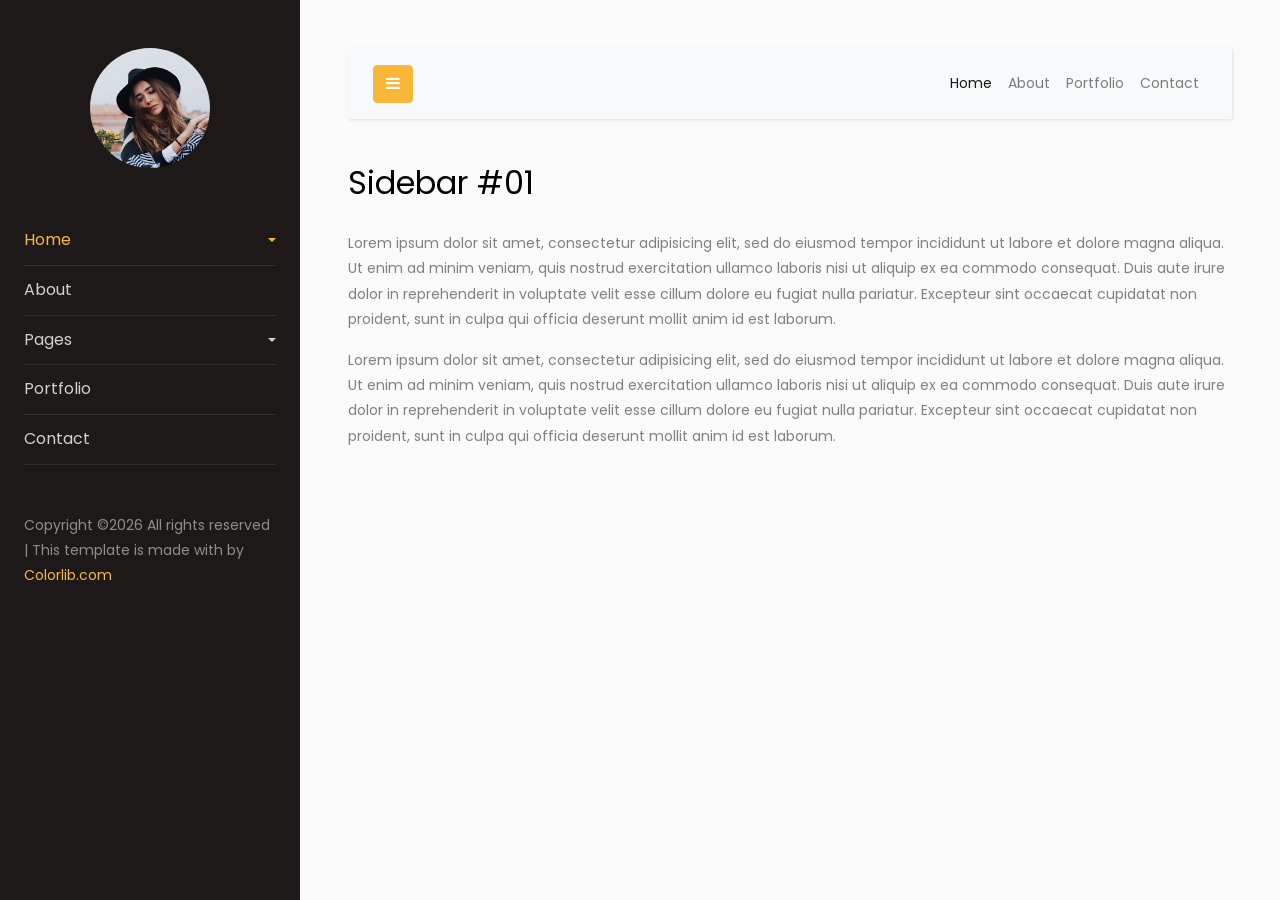
<file: Project1Portfolio/Content/bootstrap-sidebar-01/sidebar-01/index.html>
<!doctype html>
<html lang="en">
  <head>
  	<title>Sidebar 01</title>
    <meta charset="utf-8">
    <meta name="viewport" content="width=device-width, initial-scale=1, shrink-to-fit=no">

    <link href="https://fonts.googleapis.com/css?family=Poppins:300,400,500,600,700,800,900" rel="stylesheet">
		
		<link rel="stylesheet" href="https://stackpath.bootstrapcdn.com/font-awesome/4.7.0/css/font-awesome.min.css">
		<link rel="stylesheet" href="css/style.css">
  </head>
  <body>
		
		<div class="wrapper d-flex align-items-stretch">
			<nav id="sidebar">
				<div class="p-4 pt-5">
		  		<a href="#" class="img logo rounded-circle mb-5" style="background-image: url(images/logo.jpg);"></a>
	        <ul class="list-unstyled components mb-5">
	          <li class="active">
	            <a href="#homeSubmenu" data-toggle="collapse" aria-expanded="false" class="dropdown-toggle">Home</a>
	            <ul class="collapse list-unstyled" id="homeSubmenu">
                <li>
                    <a href="#">Home 1</a>
                </li>
                <li>
                    <a href="#">Home 2</a>
                </li>
                <li>
                    <a href="#">Home 3</a>
                </li>
	            </ul>
	          </li>
	          <li>
	              <a href="#">About</a>
	          </li>
	          <li>
              <a href="#pageSubmenu" data-toggle="collapse" aria-expanded="false" class="dropdown-toggle">Pages</a>
              <ul class="collapse list-unstyled" id="pageSubmenu">
                <li>
                    <a href="#">Page 1</a>
                </li>
                <li>
                    <a href="#">Page 2</a>
                </li>
                <li>
                    <a href="#">Page 3</a>
                </li>
              </ul>
	          </li>
	          <li>
              <a href="#">Portfolio</a>
	          </li>
	          <li>
              <a href="#">Contact</a>
	          </li>
	        </ul>

	        <div class="footer">
	        	<p><!-- Link back to Colorlib can't be removed. Template is licensed under CC BY 3.0. -->
						  Copyright &copy;<script>document.write(new Date().getFullYear());</script> All rights reserved | This template is made with <i class="icon-heart" aria-hidden="true"></i> by <a href="https://colorlib.com" target="_blank">Colorlib.com</a>
						  <!-- Link back to Colorlib can't be removed. Template is licensed under CC BY 3.0. --></p>
	        </div>

	      </div>
    	</nav>

        <!-- Page Content  -->
      <div id="content" class="p-4 p-md-5">

        <nav class="navbar navbar-expand-lg navbar-light bg-light">
          <div class="container-fluid">

            <button type="button" id="sidebarCollapse" class="btn btn-primary">
              <i class="fa fa-bars"></i>
              <span class="sr-only">Toggle Menu</span>
            </button>
            <button class="btn btn-dark d-inline-block d-lg-none ml-auto" type="button" data-toggle="collapse" data-target="#navbarSupportedContent" aria-controls="navbarSupportedContent" aria-expanded="false" aria-label="Toggle navigation">
                <i class="fa fa-bars"></i>
            </button>

            <div class="collapse navbar-collapse" id="navbarSupportedContent">
              <ul class="nav navbar-nav ml-auto">
                <li class="nav-item active">
                    <a class="nav-link" href="#">Home</a>
                </li>
                <li class="nav-item">
                    <a class="nav-link" href="#">About</a>
                </li>
                <li class="nav-item">
                    <a class="nav-link" href="#">Portfolio</a>
                </li>
                <li class="nav-item">
                    <a class="nav-link" href="#">Contact</a>
                </li>
              </ul>
            </div>
          </div>
        </nav>

        <h2 class="mb-4">Sidebar #01</h2>
        <p>Lorem ipsum dolor sit amet, consectetur adipisicing elit, sed do eiusmod tempor incididunt ut labore et dolore magna aliqua. Ut enim ad minim veniam, quis nostrud exercitation ullamco laboris nisi ut aliquip ex ea commodo consequat. Duis aute irure dolor in reprehenderit in voluptate velit esse cillum dolore eu fugiat nulla pariatur. Excepteur sint occaecat cupidatat non proident, sunt in culpa qui officia deserunt mollit anim id est laborum.</p>
        <p>Lorem ipsum dolor sit amet, consectetur adipisicing elit, sed do eiusmod tempor incididunt ut labore et dolore magna aliqua. Ut enim ad minim veniam, quis nostrud exercitation ullamco laboris nisi ut aliquip ex ea commodo consequat. Duis aute irure dolor in reprehenderit in voluptate velit esse cillum dolore eu fugiat nulla pariatur. Excepteur sint occaecat cupidatat non proident, sunt in culpa qui officia deserunt mollit anim id est laborum.</p>
      </div>
		</div>

    <script src="js/jquery.min.js"></script>
    <script src="js/popper.js"></script>
    <script src="js/bootstrap.min.js"></script>
    <script src="js/main.js"></script>
  </body>
</html>
</file>
<file: Project1Portfolio/Content/Pigra-1.0.0/css/style.css>
/*** Spinner Start ***/
#spinner {
    opacity: 0;
    visibility: hidden;
    transition: opacity .5s ease-out, visibility 0s linear .5s;
    z-index: 99999;
}

#spinner.show {
    transition: opacity .5s ease-out, visibility 0s linear 0s;
    visibility: visible;
    opacity: 1;
}
/*** Spinner End ***/

.back-to-top {
    position: fixed;
    right: 30px;
    bottom: 30px;
    transition: 0.5s;
    z-index: 99;
}


/*** Button Start ***/
.btn {
    font-weight: 600;
    transition: .5s;
}

.btn-square {
    width: 32px;
    height: 32px;
}

.btn-sm-square {
    width: 34px;
    height: 34px;
}

.btn-md-square {
    width: 40px;
    height: 40px;
}

.btn-lg-square {
    width: 46px;
    height: 46px;
}

.btn-xl-square {
    width: 56px;
    height: 56px;
}

.btn-square,
.btn-sm-square,
.btn-md-square,
.btn-lg-square,
.btn-xl-square {
    padding: 0;
    display: flex;
    align-items: center;
    justify-content: center;
    font-weight: normal;
}

.btn.btn-primary {
    color: var(--bs-white);
    border: none;
}

.btn.btn-primary:hover {
    background: var(--bs-dark);
    color: var(--bs-white);
}

.btn.btn-light {
    color: var(--bs-primary);
    border: none;
}

.btn.btn-light:hover {
    color: var(--bs-white);
    background: var(--bs-primary);
}


.pt-6 {
    padding-top: 60px;
}

.ps-6 {
    padding-left: 60px;
}

.pe-6 {
    padding-right: 60px;
}

.pb-6 {
    padding-bottom: 60px;
}


.sub-title {
    font-family: "Edu TAS Beginner", cursive;
    font-weight: 700;
    font-size: 22px;
}


.container-fluid {
    position: relative;
    border-bottom: 1px solid rgba(0, 0, 0, .08);
}

@media (min-width: 992px) {
    .container-fluid::before {
        content: "";
        position: absolute;
        width: 15%;
        height: 100%;
        top: 0;
        left: 0;
        background: var(--bs-dark);
        z-index: -1;
    }
}

@media (max-width: 991px) {
    .container-fluid {
        border: none;
    }

    .container-fluid .header-content,
    .container-fluid .about-header,
    .container-fluid .education-header,
    .container-fluid .experience-header,
    .container-fluid .skills-header,
    .container-fluid .service-header,
    .container-fluid .portfolio-header,
    .container-fluid .blog-header,
    .container-fluid .testimonial-header,
    .container-fluid .contact-header {
        padding: 25px;
    }

    .container-fluid .header-img,
    .container-fluid .about-content,
    .container-fluid .education-content,
    .container-fluid .experience-content,
    .container-fluid .skills-content,
    .container-fluid .service-content,
    .container-fluid .portfolio-content,
    .container-fluid .blog-content,
    .container-fluid .testimonial-content,
    .container-fluid .contact-content {
        padding-left: 0;
        padding-top: 25px;
    }
}


/*** Navbar Start ***/
.nav-section {
    position: relative;
}

.nav-section .navbar {
    position: fixed;
    width: 100%;
    height: 100vh;
    top: 50%;
    right: calc(40px - 100%);
    transform: translateY(-50%);
    z-index: 99;
}

.navbar.navbar-light {
    background: transparent;
    width: 100%;
}

.navbar .navbar-nav {
    display: flex;
    align-items: center;
    justify-content: center;
}

.navbar .navbar-nav .nav-link {
    width: 100%;
    display: flex;
    align-items: center;
    
}

.navbar-nav .nav-link span {
    width: 40px; 
    height: 40px;
    margin-right: 8px;
    border-right: 1px solid rgba(0, 0, 0, .08);
    display: flex;
    align-items: center;
    justify-content: center;
    background: transparent;
    color: var(--bs-body);
    transition: 0.5s;
}

.nav-section .navbar .navbar-nav .nav-item {
    height: 40px;
    padding: 0;
    margin-bottom: 3px;
    border: 1px solid rgba(0, 0, 0, .08);
    background: var(--bs-white);
    color: var(--bs-body);
    font-size: 14px;
    font-weight: 700;
    transition: 0.5s;
}

.nav-section .navbar .navbar-nav .nav-item:hover {
    margin-right: calc(100% + 40px);
    color: var(--bs-primary);
}
/*** Navbar End ***/


/*** About Start ***/
.about-content .about-img {
    position: relative;
    overflow: hidden;
}

.about-content .about-img .sosial-icon {
    position: absolute;
    width: 100%;
    height: 100%;
    top: -100%;
    left: 0;
    padding: 50px;
    background: rgba(0, 0, 0, .04);
    transition: 0.5s;
}

.about-content .about-img:hover .sosial-icon {
    top: 0;
}
/*** About End ***/


/*** Education Start ***/
.education-content .education-item {
    position: relative;
    overflow: hidden;
    box-shadow: 0 0 30px rgba(0, 0, 0, .03);
    transition: 0.5s;
    z-index: 1;
}

.education-content .education-item:hover {
    box-shadow: 0 0 30px rgba(0, 0, 0, .08);
}

.education-content .education-item::after {
    content: "";
    position: absolute;
    width: 25%;
    height: 100%;
    top: 50%;
    left: 0;
    padding: 0;
    transform: translateY(-50%);
    border: 100px solid;
    border-color: var(--bs-light) transparent var(--bs-light) var(--bs-light);
    z-index: -1;
}

.education-content .education-item::before {
    content: "";
    position: absolute;
    width: 25%;
    height: 100%;
    top: 50%;
    right: 0;
    transform: translateY(-50%);
    border: 100px solid;
    border-color: var(--bs-light) var(--bs-light) var(--bs-light) transparent;
    z-index: -1;
}
/*** Education End ***/


/*** Experience start ***/
.experience-content .experience-item {
    position: relative;
    overflow: hidden;
    box-shadow: 0 0 30px rgba(0, 0, 0, .03);
    transition: 0.5s;
    z-index: 1;
}

.experience-content .experience-item:hover {
    box-shadow: 0 0 30px rgba(0, 0, 0, .08);
}

.experience-content .experience-item::after {
    content: "";
    position: absolute;
    width: 2px;
    height: 100%;
    top: 50%;
    left: 0;
    padding: 0;
    transform: translateY(-50%);
    border: 100px solid;
    border-color: var(--bs-light) transparent var(--bs-light) var(--bs-light);
    z-index: -1;

}

.experience-content .experience-item::before {
    content: "";
    position: absolute;
    width: 2px;
    height: 100%;
    top: 50%;
    right: 0;
    transform: translateY(-50%);
    border: 100px solid;
    border-color: var(--bs-light) var(--bs-light) var(--bs-light) transparent;
    z-index: -1;
}
/*** Experience End ***/


/*** Skills Start ***/
.skills-content .skills-item {
    position: relative;
}

.skills-content .skills-item::after {
    content: "";
    position: absolute;
    width: 100%;
    height: 100%;
    top: 0;
    left: 0;
    border-radius: 50% 50% 50% 50% / 28% 28% 72% 72%;
    background: var(--bs-light);
    z-index: -1;
}
/*** Skills End ***/


/*** Service start ***/
.service-content .service-item {
    box-shadow: 0 0 30px rgba(0, 0, 0, .03);
    transition: 0.5s;
}

.service-content .service-item:hover i {
    color: var(--bs-primary);

}

.service-content .service-item:hover {
    box-shadow: 0 0 30px rgba(0, 0, 0, .08);
}
/*** service End ***/


/*** Portfolio Start ***/
.portfolio-content .portfolio-item .portfolio-img {
    position: relative;
    width: 100%;
    height: 150px;
}

.portfolio-item .portfolio-img .portfolio-img-inner {
    width: 100%;
    height: 150px;
    position: absolute;
    top: 0;
    left: 0;
}

.portfolio-item .portfolio-img .portfolio-img-inner img {
    width: 100%;
    height: 150px;
    object-fit: cover;
}

.portfolio-content .portfolio-item .view-img {
    display: flex;
    align-items: center;
    justify-content: end;
}

.portfolio-content .portfolio-item .portfolio-img .portfolio-img-inner {
    visibility: hidden;
    transition: 0.5s;
}

.portfolio-content .portfolio-item:hover .portfolio-img .portfolio-img-inner {
    visibility: visible;
    transform: rotate(-6deg);
}
/*** Portfolio End ***/


/*** Blog Start ***/
.blog-content .blog-btn a {
    color: var(--bs-primary);
}
.blog-content .blog-btn a:hover {
    color: var(--bs-dark);
}
/*** Blog End ***/


/*** Testimonial Start ***/
.testimonial-carousel {
    position: relative;
    transition: 0.5s;
}

.testimonial-carousel .testimonial-item {
    padding: 60px;
}

.testimonial-carousel .owl-nav .owl-prev {
    position: absolute;
    top: 50%;
    left: 0;
    transform: translateY(-50%);
    width: 60px;
    height: 60px;
    display: flex;
    align-items: center;
    justify-content: center;
    background: var(--bs-white);
    color: var(--bs-primary);
    transition: 0.5s;
}

.testimonial-carousel .owl-nav .owl-next {
    position: absolute;
    top: 50%;
    right: 0;
    transform: translateY(-50%);
    width: 60px;
    height: 60px;
    display: flex;
    align-items: center;
    justify-content: center;
    background: var(--bs-white);
    color: var(--bs-primary);
    transition: 0.5s;
}

.testimonial-carousel .owl-nav .owl-prev:hover,
.testimonial-carousel .owl-nav .owl-next:hover {
    background: var(--bs-primary);
    color: var(--bs-white);
}

.testimonial-carousel .owl-dots {
    width: 100%;
    height: 130px;
    display: flex;
    align-items: center;
    justify-content: center;
    padding: 0 60px 60px 60px;
    transition: 0.5s;
}

@media (max-width: 576px) {
    .testimonial-carousel .owl-dots {
        justify-content: start;
    }
}

.testimonial-carousel .owl-dots .owl-dot img {
    width: 40px;
    height: 40px;
    margin-right: 15px;
    border: 3px solid var(--bs-white);
    transition: 0.5s;
}

.testimonial-carousel .owl-dots .owl-dot.active img {
    width: 70px;
    height: 70px;
    border: 3px solid var(--bs-primary);
}
/*** Testimonial End ***/

/*** footer Start ***/
@media (max-width: 991px) {
    .container-fluid .footer-content {
        padding-left: 0;
    }
}
/*** footer End ***/
</file>
